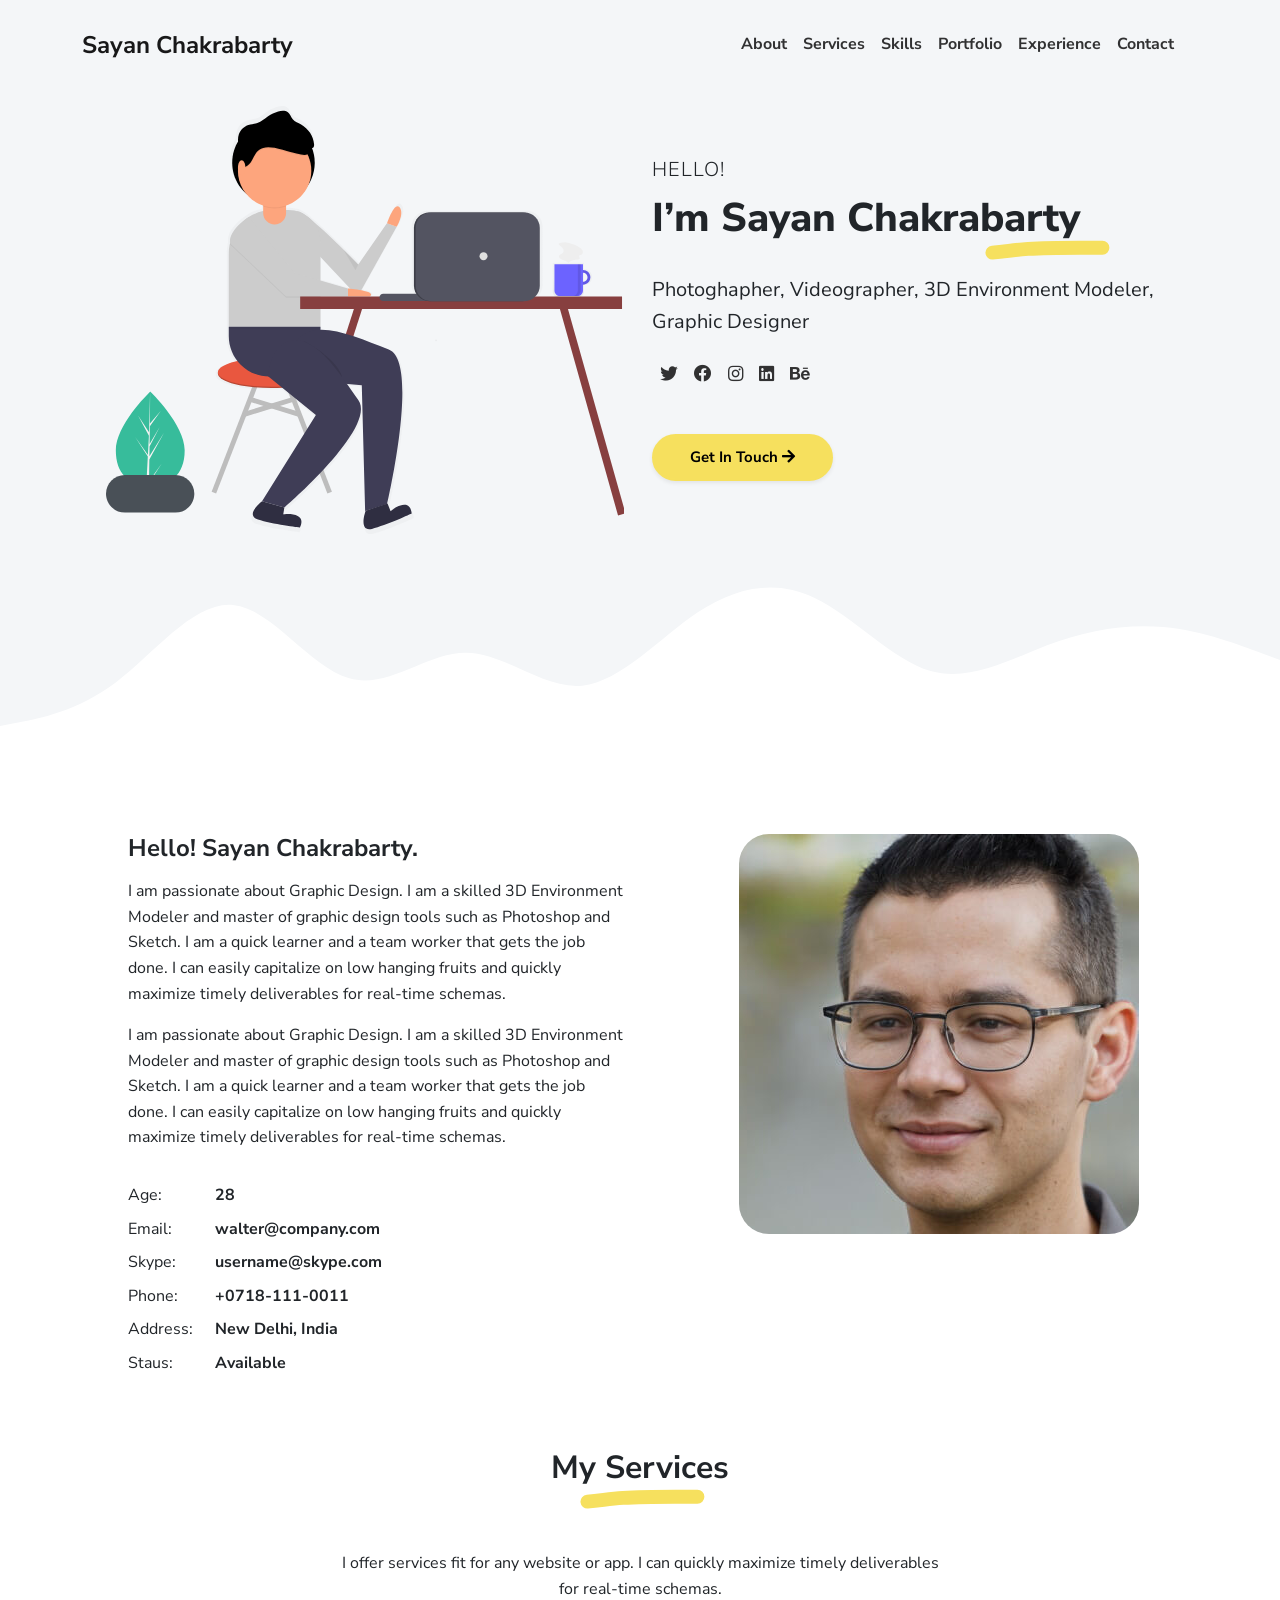
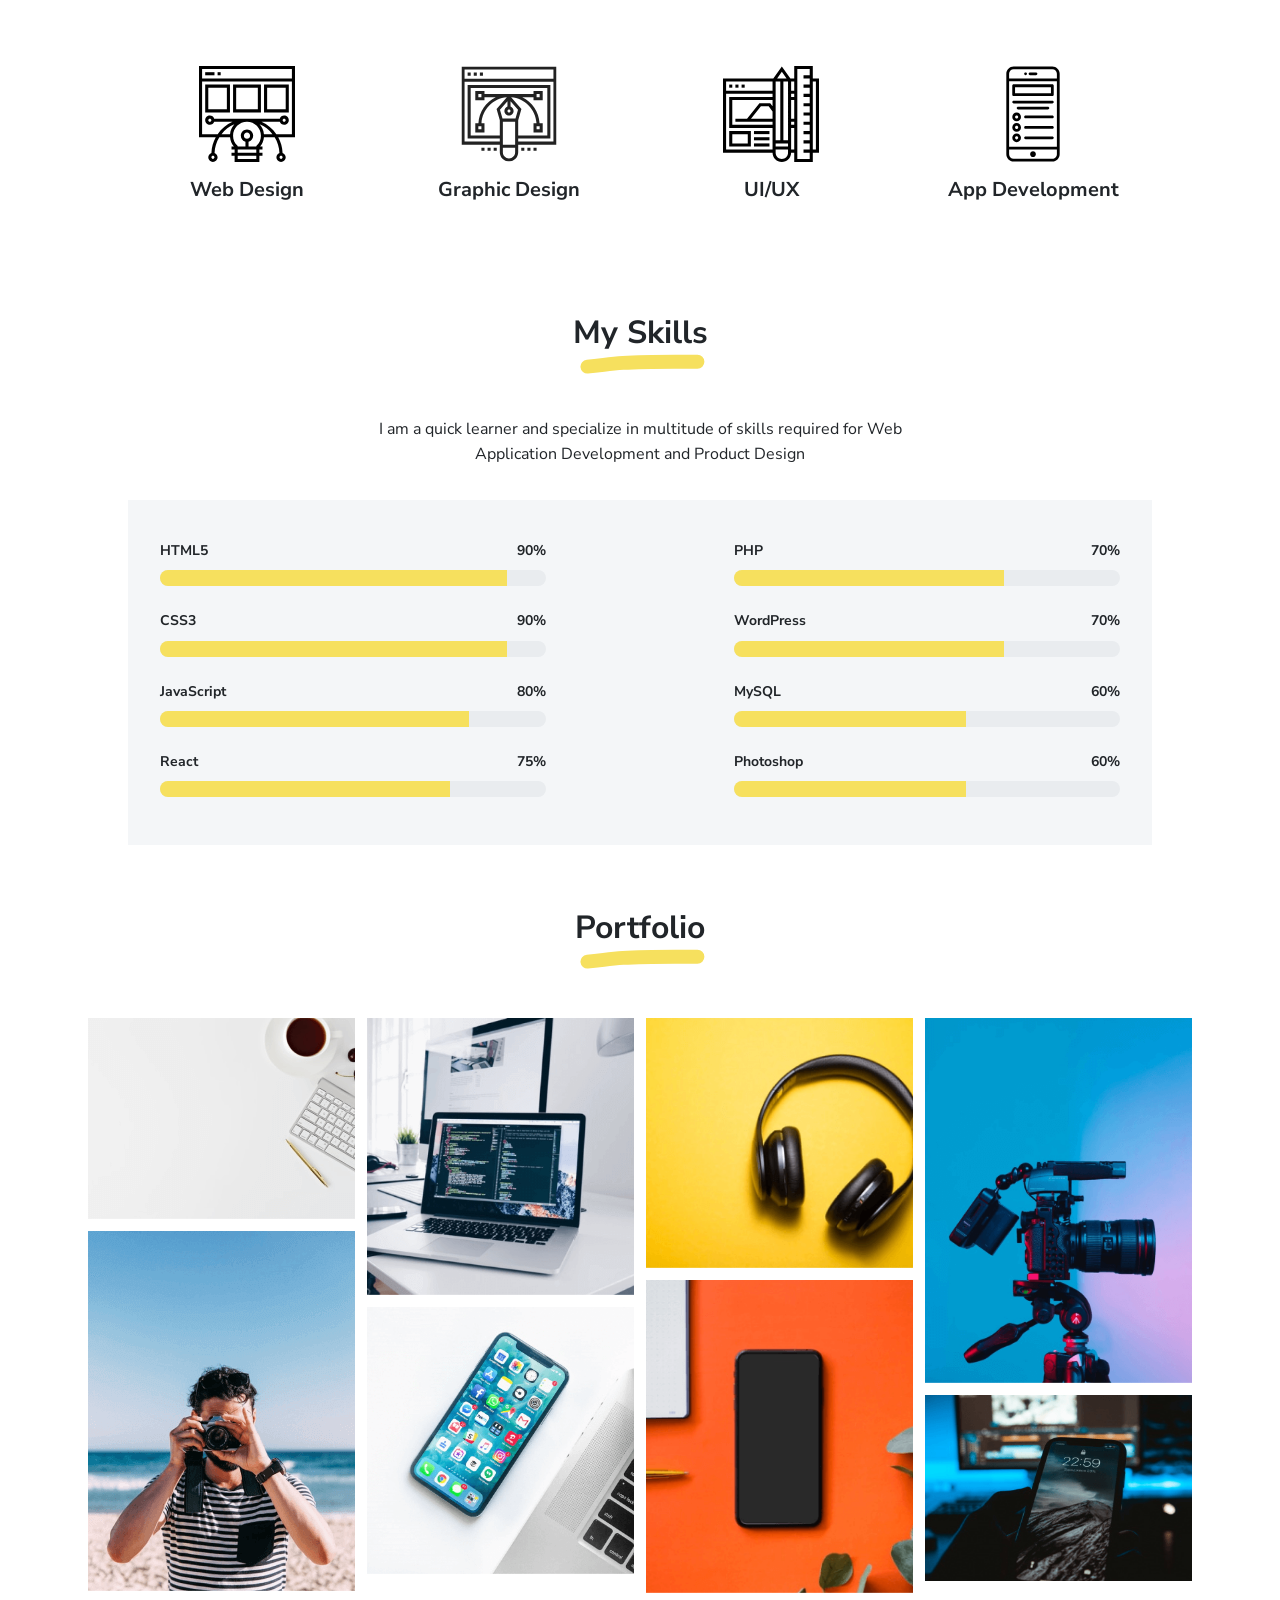
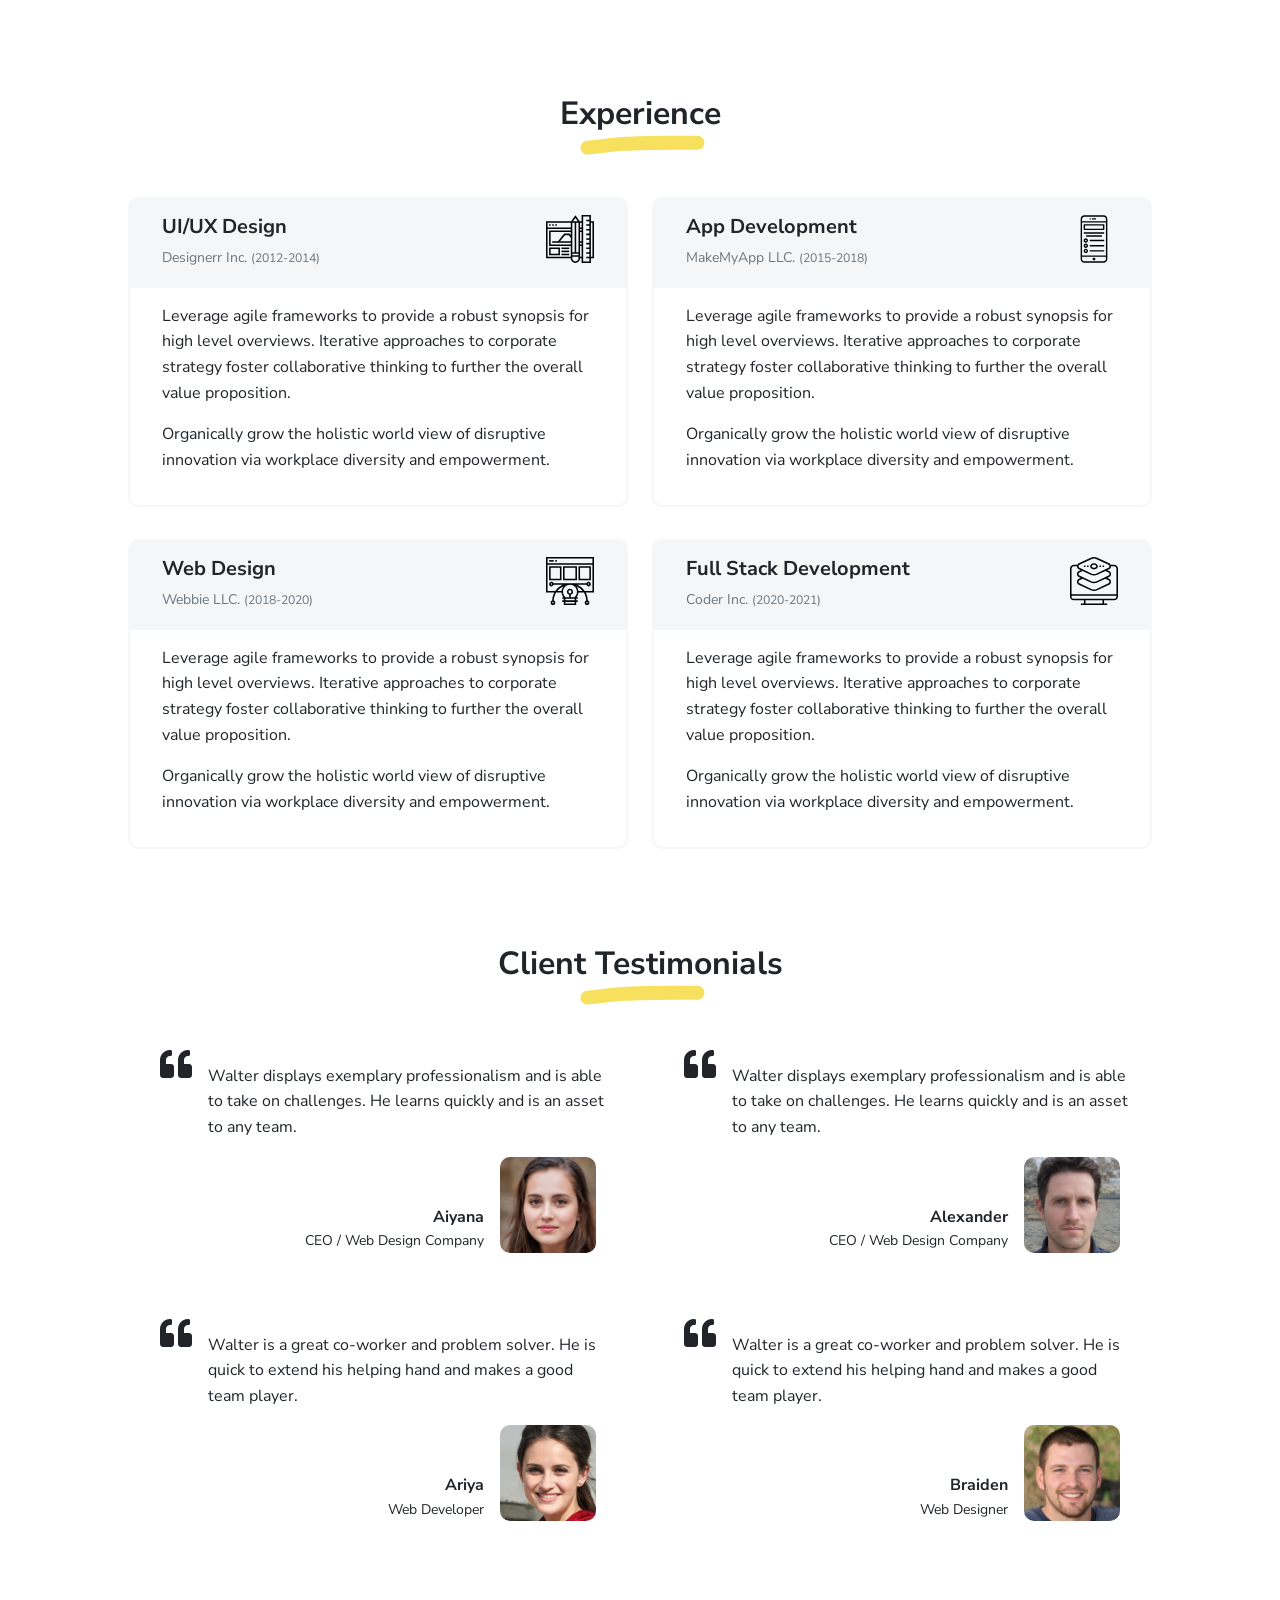
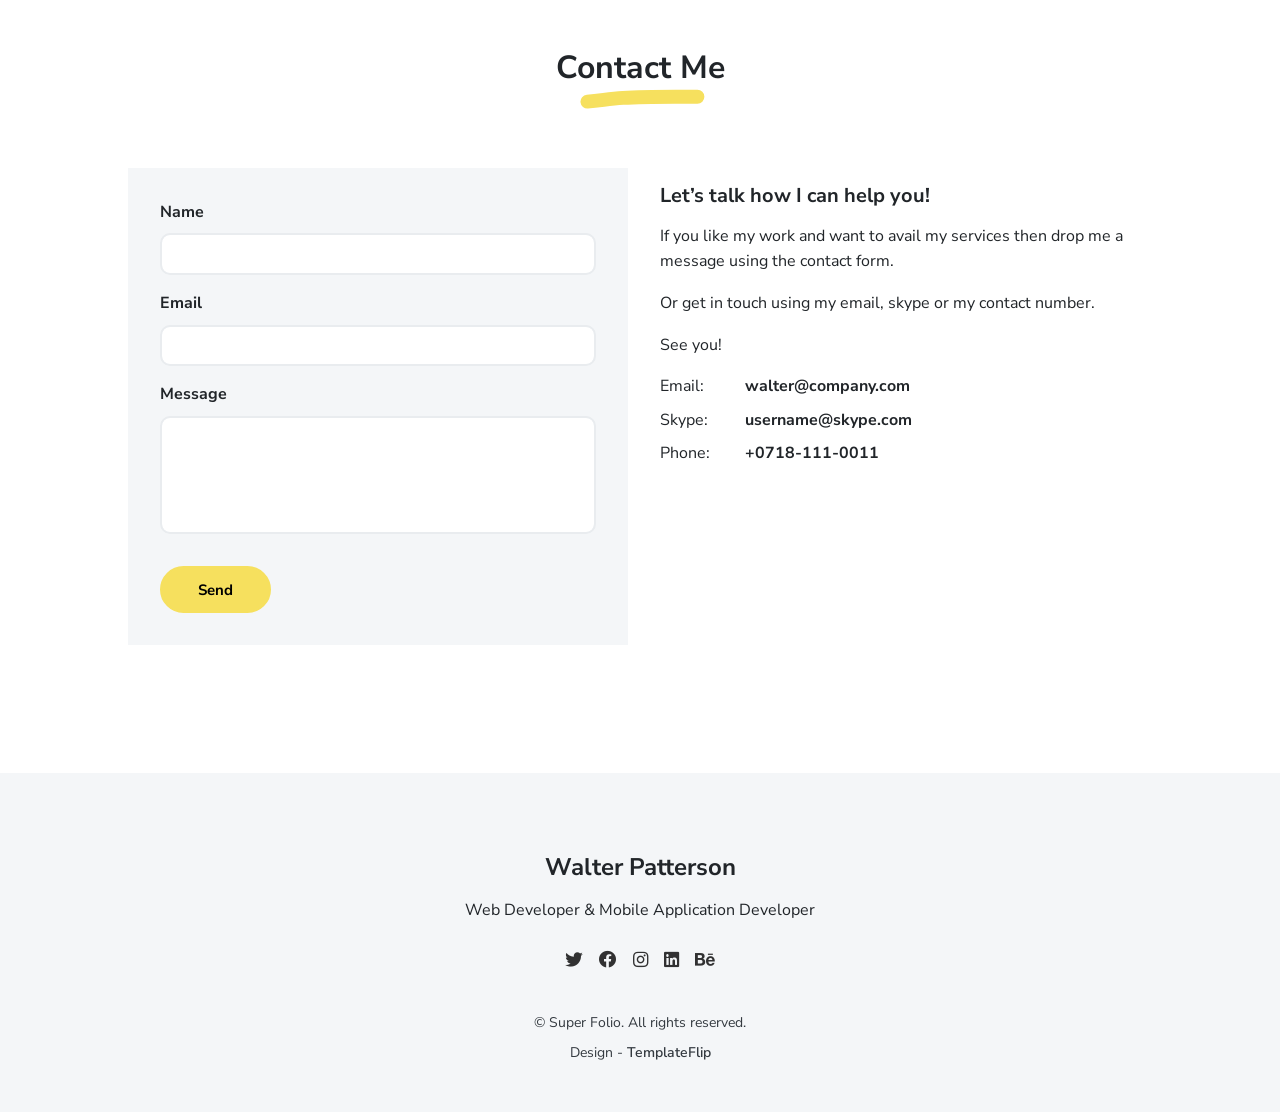
<file: index.html>
<!DOCTYPE html>
<!-- upto 2 directory depth-->
<html lang="en-US">
  <head>
    <meta charset="UTF-8">
    <meta http-equiv="X-UA-Compatible" content="IE=edge">
    <meta name="viewport" content="width=device-width, initial-scale=1">
    <title>Super Folio</title>
    <link rel="preconnect" href="https://fonts.gstatic.com" crossorigin="crossorigin"/>
    <link rel="preload" as="style" href="https://fonts.googleapis.com/css2?family=Nunito+Sans:wght@300;400;700;800&amp;display=swap"/>
    <link rel="stylesheet" href="https://fonts.googleapis.com/css2?family=Nunito+Sans:wght@300;400;700;800&amp;display=swap" media="print" onload="this.media='all'"/>
    <noscript>
      <link rel="stylesheet" href="https://fonts.googleapis.com/css2?family=Nunito+Sans:wght@300;400;700;800&amp;display=swap"/>
    </noscript>
    <link href="./css/font-awesome/css/all.min.css?ver=1.2.0" rel="stylesheet">
    <link href="./css/bootstrap-icons/bootstrap-icons.css?ver=1.2.0" rel="stylesheet">
    <link href="./css/bootstrap.min.css?ver=1.2.0" rel="stylesheet">
    <link href="./css/aos.css?ver=1.2.0" rel="stylesheet">
    <link href="./css/main.css?ver=1.2.0" rel="stylesheet">
    <noscript>
      <style type="text/css">
        [data-aos] {
            opacity: 1 !important;
            transform: translate(0) scale(1) !important;
        }
      </style>
    </noscript>
  </head>
  <body id="top">
    <header class="bg-light">
      <nav class="navbar navbar-expand-lg navbar-light bg-light" id="header-nav" role="navigation">
        <div class="container"><a class="link-dark navbar-brand site-title mb-0" href="#">Sayan Chakrabarty</a>
          <button class="navbar-toggler" type="button" data-bs-toggle="collapse" data-bs-target="#navbarSupportedContent" aria-controls="navbarSupportedContent" aria-expanded="false" aria-label="Toggle navigation"><span class="navbar-toggler-icon"></span></button>
          <div class="collapse navbar-collapse" id="navbarSupportedContent">
            <ul class="navbar-nav ms-auto me-2">
              <li class="nav-item"><a class="nav-link" href="#about">About</a></li>
              <li class="nav-item"><a class="nav-link" href="#services">Services</a></li>
              <li class="nav-item"><a class="nav-link" href="#skills">Skills</a></li>
              <li class="nav-item"><a class="nav-link" href="#portfolio">Portfolio</a></li>
              <li class="nav-item"><a class="nav-link" href="#experience">Experience</a></li>
              <li class="nav-item"><a class="nav-link" href="#contact">Contact</a></li>
            </ul>
          </div>
        </div>
      </nav>
    </header>
    <div class="page-content">
      <div id="content">
<header>
  <div class="cover bg-light">
    <div class="container px-3">
      <div class="row">
        <div class="col-lg-6 p-2"><img class="img-fluid" src="images/illustrations/hello3.svg" alt="hello"/></div>
        <div class="col-lg-6">
          <div class="mt-5">
            <p class="lead text-uppercase mb-1">Hello!</p>
            <h1 class="intro-title marker" data-aos="fade-left" data-aos-delay="50">I’m Sayan Chakrabarty</h1>
            <p class="lead fw-normal mt-3" data-aos="fade-up" data-aos-delay="100">Photoghapher, Videographer, 3D Environment Modeler, Graphic Designer</p>
            <div class="social-nav" data-aos="fade-up" data-aos-delay="200">
              <nav role="navigation">
                <ul class="nav justify-content-left">
                  <li class="nav-item"><a class="nav-link" href="https://twitter.com/templateflip" title="Twitter"><i class="fab fa-twitter"></i><span class="menu-title sr-only">Twitter</span></a></li>
                  <li class="nav-item"><a class="nav-link" href="https://www.facebook.com/templateflip" title="Facebook"><i class="fab fa-facebook"></i><span class="menu-title sr-only">Facebook</span></a></li>
                  <li class="nav-item"><a class="nav-link" href="https://www.instagram.com/templateflip" title="Instagram"><i class="fab fa-instagram"></i><span class="menu-title sr-only">Instagram</span></a></li>
                  <li class="nav-item"><a class="nav-link" href="https://www.linkedin.com/" title="LinkedIn"><i class="fab fa-linkedin"></i><span class="menu-title sr-only">LinkedIn</span></a></li>
                  <li class="nav-item"><a class="nav-link" href="https://www.behance.net/templateflip" title="Behance"><i class="fab fa-behance"></i><span class="menu-title sr-only">Behance</span></a></li>
                </ul>
              </nav>
            </div>
            <div class="mt-3" data-aos="fade-up" data-aos-delay="200"><a class="btn btn-primary shadow-sm mt-1 hover-effect" href="#contact">Get In Touch <i class="fas fa-arrow-right"></i></a></div>
          </div>
        </div>
      </div>
    </div>
  </div>
  <div class="wave-bg"></div>
</header>
<div class="section pt-4 px-3 px-lg-4" id="about">
  <div class="container-narrow">
    <div class="row">
      <div class="col-md-6">
        <h2 class="h4 my-2">Hello! Sayan Chakrabarty.</h2>
        <p>I am passionate about Graphic Design. I am a skilled 3D Environment Modeler and master of graphic design tools such as Photoshop and Sketch. I am a quick learner and a team worker that gets the job done. I can easily capitalize on low hanging fruits and quickly maximize timely deliverables for real-time schemas.</p>
        <p>I am passionate about Graphic Design. I am a skilled 3D Environment Modeler and master of graphic design tools such as Photoshop and Sketch. I am a quick learner and a team worker that gets the job done. I can easily capitalize on low hanging fruits and quickly maximize timely deliverables for real-time schemas.</p>
        <div class="row mt-3">
          <div class="col-sm-2">
            <div class="pb-1">Age:</div>
          </div>
          <div class="col-sm-10">
            <div class="pb-1 fw-bolder">28</div>
          </div>
          <div class="col-sm-2">
            <div class="pb-1">Email:</div>
          </div>
          <div class="col-sm-10">
            <div class="pb-1 fw-bolder">walter@company.com</div>
          </div>
          <div class="col-sm-2">
            <div class="pb-1">Skype:</div>
          </div>
          <div class="col-sm-10">
            <div class="pb-1 fw-bolder">username@skype.com</div>
          </div>
          <div class="col-sm-2">
            <div class="pb-1">Phone:</div>
          </div>
          <div class="col-sm-10">
            <div class="pb-1 fw-bolder">+0718-111-0011</div>
          </div>
          <div class="col-sm-2">
            <div class="pb-1">Address:</div>
          </div>
          <div class="col-sm-10">
            <div class="pb-1 fw-bolder">New Delhi, India</div>
          </div>
          <div class="col-sm-2">
            <div class="pb-1">Staus:</div>
          </div>
          <div class="col-sm-10">
            <div class="pb-1 fw-bolder">Available</div>
          </div>
        </div>
      </div>
      <div class="col-md-5 offset-md-1" data-aos="fade-left" data-aos-delay="100"><img class="avatar img-fluid mt-2" src="images/avatar.jpg" width="400" height="400" alt="Walter Patterson"/></div>
    </div>
  </div>
</div>
<div class="section px-3 px-lg-4 pt-5" id="services">
  <div class="container-narrow">
    <div class="text-center mb-5">
      <h2 class="marker marker-center">My Services</h2>
    </div>
    <div class="text-center">
      <p class="mx-auto mb-3" style="max-width:600px"> I offer services fit for any website or app. I can quickly maximize timely deliverables for real-time schemas.</p>
    </div>
    <div class="row py-3">
      <div class="col-md-3 text-center" data-aos="fade-up" data-aos-delay="100"><img class="mb-2" src="images/services/web-design.svg" width="96" height="96" alt="web design"/>
        <div class="h5">Web Design</div>
      </div>
      <div class="col-md-3 text-center" data-aos="fade-up" data-aos-delay="200"><img class="mb-2" src="images/services/graphic-design.svg" width="96" height="96" alt="graphic design"/>
        <div class="h5">Graphic Design</div>
      </div>
      <div class="col-md-3 text-center" data-aos="fade-up" data-aos-delay="300"><img class="mb-2" src="images/services/ui-ux.svg" width="96" height="96" alt="ui-ux"/>
        <div class="h5">UI/UX</div>
      </div>
      <div class="col-md-3 text-center" data-aos="fade-up" data-aos-delay="400"><img class="mb-2" src="images/services/app-development.svg" width="96" height="96" alt="app development"/>
        <div class="h5">App Development</div>
      </div>
    </div>
  </div>
</div>
<div class="section px-3 px-lg-4 pt-5" id="skills">
  <div class="container-narrow">
    <div class="text-center mb-5">
      <h2 class="marker marker-center">My Skills</h2>
    </div>
    <div class="text-center">
      <p class="mx-auto mb-3" style="max-width:600px">I am a quick learner and specialize in multitude of skills required for Web Application Development and Product Design</p>
    </div>
    <div class="bg-light p-3">
      <div class="row">
        <div class="col-md-5">
          <div class="py-1">
            <div class="d-flex text-small fw-bolder"><span class="me-auto">HTML5</span><span>90%</span></div>
            <div class="progress my-1">
              <div class="progress-bar bg-primary" role="progressbar" data-aos="zoom-in-right" data-aos-delay="100" data-aos-anchor=".skills-section" style="width: 90%" aria-valuenow="90" aria-valuemin="0" aria-valuemax="100"></div>
            </div>
          </div>
          <div class="py-1">
            <div class="d-flex text-small fw-bolder"><span class="me-auto">CSS3</span><span>90%</span></div>
            <div class="progress my-1">
              <div class="progress-bar bg-primary" role="progressbar" data-aos="zoom-in-right" data-aos-delay="200" data-aos-anchor=".skills-section" style="width: 90%" aria-valuenow="90" aria-valuemin="0" aria-valuemax="100"></div>
            </div>
          </div>
          <div class="py-1">
            <div class="d-flex text-small fw-bolder"><span class="me-auto">JavaScript</span><span>80%</span></div>
            <div class="progress my-1">
              <div class="progress-bar bg-primary" role="progressbar" data-aos="zoom-in-right" data-aos-delay="300" data-aos-anchor=".skills-section" style="width: 80%" aria-valuenow="80" aria-valuemin="0" aria-valuemax="100"></div>
            </div>
          </div>
          <div class="py-1">
            <div class="d-flex text-small fw-bolder"><span class="me-auto">React</span><span>75%</span></div>
            <div class="progress my-1">
              <div class="progress-bar bg-primary" role="progressbar" data-aos="zoom-in-right" data-aos-delay="300" data-aos-anchor=".skills-section" style="width: 75%" aria-valuenow="75" aria-valuemin="0" aria-valuemax="100"></div>
            </div>
          </div>
        </div>
        <div class="col-md-5 offset-md-2">
          <div class="py-1">
            <div class="d-flex text-small fw-bolder"><span class="me-auto">PHP</span><span>70%</span></div>
            <div class="progress my-1">
              <div class="progress-bar bg-primary" role="progressbar" data-aos="zoom-in-right" data-aos-delay="400" data-aos-anchor=".skills-section" style="width: 70%" aria-valuenow="70" aria-valuemin="0" aria-valuemax="100"></div>
            </div>
          </div>
          <div class="py-1">
            <div class="d-flex text-small fw-bolder"><span class="me-auto">WordPress</span><span>70%</span></div>
            <div class="progress my-1">
              <div class="progress-bar bg-primary" role="progressbar" data-aos="zoom-in-right" data-aos-delay="500" data-aos-anchor=".skills-section" style="width: 70%" aria-valuenow="70" aria-valuemin="0" aria-valuemax="100"></div>
            </div>
          </div>
          <div class="py-1">
            <div class="d-flex text-small fw-bolder"><span class="me-auto">MySQL</span><span>60%</span></div>
            <div class="progress my-1">
              <div class="progress-bar bg-primary" role="progressbar" data-aos="zoom-in-right" data-aos-delay="600" data-aos-anchor=".skills-section" style="width: 60%" aria-valuenow="60" aria-valuemin="0" aria-valuemax="100"></div>
            </div>
          </div>
          <div class="py-1">
            <div class="d-flex text-small fw-bolder"><span class="me-auto">Photoshop</span><span>60%</span></div>
            <div class="progress my-1">
              <div class="progress-bar bg-primary" role="progressbar" data-aos="zoom-in-right" data-aos-delay="600" data-aos-anchor=".skills-section" style="width: 60%" aria-valuenow="60" aria-valuemin="0" aria-valuemax="100"></div>
            </div>
          </div>
        </div>
      </div>
    </div>
  </div>
</div>
<div class="section px-2 px-lg-4 pt-5" id="portfolio">
  <div class="container">
    <div class="text-center mb-5">
      <h2 class="marker marker-center">Portfolio </h2>
    </div>
    <div class="grid bp-gallery pb-3" data-aos="zoom-in-up" data-aos-delay="100">
      <div class="grid-sizer"></div>
      <div class="grid-item"><a href="https://dribbble.com">
          <figure class="portfolio-item"><img src="images/portfolio/1-small.png" data-bp="images/portfolio/1.jpg"/>
            <figcaption>
              <h4 class="h5 mb-0">Web Design</h4>
              <div>Dribbble.com</div>
            </figcaption>
          </figure></a></div>
      <div class="grid-item"><a href="https://github.com">
          <figure class="portfolio-item"><img src="images/portfolio/2-small.png" data-bp="images/portfolio/2.jpg" data-caption="Example of an optional caption."/>
            <figcaption> 
              <h4 class="h5 mb-0">Web Development</h4>
              <div>GitHub.com</div>
            </figcaption>
          </figure></a></div>
      <div class="grid-item"><a href="https://soundcloud.com/">
          <figure class="portfolio-item"><img src="images/portfolio/3-small.png" data-bp="images/portfolio/3.jpg" data-caption="Example of an optional caption."/>
            <figcaption> 
              <h4 class="h5 mb-0">Audio Mixing</h4>
              <div>Soundcloud.com</div>
            </figcaption>
          </figure></a></div>
      <div class="grid-item"><a href="https://www.adobe.com/">
          <figure class="portfolio-item"><img src="images/portfolio/4-small.png" data-bp="images/portfolio/4.jpg"/>
            <figcaption>
              <h4 class="h5 mb-0">Video Editing</h4>
              <div>Adobe After Effects</div>
            </figcaption>
          </figure></a></div>
      <div class="grid-item"><a href="https://www.adobe.com/">
          <figure class="portfolio-item"><img src="images/portfolio/5-small.png" data-bp="images/portfolio/5.jpg"/>
            <figcaption>
              <h4 class="h5 mb-0">Photography</h4>
              <div>Adobe Photoshop</div>
            </figcaption>
          </figure></a></div>
      <div class="grid-item"><a href="https://www.android.com/">
          <figure class="portfolio-item"><img src="images/portfolio/6-small.png" data-bp="images/portfolio/6.jpg"/>
            <figcaption>
              <h4 class="h5 mb-0">App Development</h4>
              <div>Android</div>
            </figcaption>
          </figure></a></div>
      <div class="grid-item"><a href="https://flutter.dev/">
          <figure class="portfolio-item"><img src="images/portfolio/7-small.png" data-bp="images/portfolio/7.jpg"/>
            <figcaption>
              <h4 class="h5 mb-0">App Design</h4>
              <div>Flutter</div>
            </figcaption>
          </figure></a></div>
      <div class="grid-item"><a href="https://flutter.dev/">
          <figure class="portfolio-item"><img src="images/portfolio/8-small.png" data-bp="images/portfolio/8.jpg"/>
            <figcaption>
              <h4 class="h5 mb-0">App Development</h4>
              <div>Flutter</div>
            </figcaption>
          </figure></a></div>
    </div>
  </div>
</div>
<div class="section px-3 px-lg-4 pt-5" id="experience">
  <div class="container-narrow">
    <div class="text-center mb-5">
      <h2 class="marker marker-center">Experience</h2>
    </div>
    <div class="row">
      <div class="col-md-6">
        <div class="card mb-3" data-aos="fade-right" data-aos-delay="100">
          <div class="card-header px-3 py-2">
            <div class="d-flex justify-content-between">
              <div>
                <h3 class="h5 mb-1">UI/UX Design</h3>
                <div class="text-muted text-small">Designerr Inc. <small>(2012-2014)</small></div>
              </div><img src="images/services/ui-ux.svg" width="48" height="48" alt="ui-ux"/>
            </div>
          </div>
          <div class="card-body px-3 py-2">
            <p>Leverage agile frameworks to provide a robust synopsis for high level overviews. Iterative approaches to corporate strategy foster collaborative thinking to further the overall value proposition.</p>
            <p>Organically grow the holistic world view of disruptive innovation via workplace diversity and empowerment.</p>
          </div>
        </div>
      </div>
      <div class="col-md-6">
        <div class="card mb-3" data-aos="fade-left" data-aos-delay="300">
          <div class="card-header px-3 py-2">
            <div class="d-flex justify-content-between">
              <div>
                <h3 class="h5 mb-1">App Development</h3>
                <div class="text-muted text-small">MakeMyApp LLC. <small>(2015-2018)</small></div>
              </div><img src="images/services/app-development.svg" width="48" height="48" alt="app development"/>
            </div>
          </div>
          <div class="card-body px-3 py-2">
            <p>Leverage agile frameworks to provide a robust synopsis for high level overviews. Iterative approaches to corporate strategy foster collaborative thinking to further the overall value proposition.</p>
            <p>Organically grow the holistic world view of disruptive innovation via workplace diversity and empowerment.</p>
          </div>
        </div>
      </div>
      <div class="col-md-6">
        <div class="card mb-3" data-aos="fade-right" data-aos-delay="200">
          <div class="card-header px-3 py-2">
            <div class="d-flex justify-content-between">
              <div>
                <h3 class="h5 mb-1">Web Design</h3>
                <div class="text-muted text-small">Webbie LLC. <small>(2018-2020)</small></div>
              </div><img src="images/services/web-design.svg" width="48" height="48" alt="web design"/>
            </div>
          </div>
          <div class="card-body px-3 py-2">
            <p>Leverage agile frameworks to provide a robust synopsis for high level overviews. Iterative approaches to corporate strategy foster collaborative thinking to further the overall value proposition.</p>
            <p>Organically grow the holistic world view of disruptive innovation via workplace diversity and empowerment.</p>
          </div>
        </div>
      </div>
      <div class="col-md-6">
        <div class="card mb-3" data-aos="fade-left" data-aos-delay="400">
          <div class="card-header px-3 py-2">
            <div class="d-flex justify-content-between">
              <div>
                <h3 class="h5 mb-1">Full Stack Development</h3>
                <div class="text-muted text-small">Coder Inc. <small>(2020-2021)</small></div>
              </div><img src="images/services/full-stack.svg" width="48" height="48" alt="full stack"/>
            </div>
          </div>
          <div class="card-body px-3 py-2">
            <p>Leverage agile frameworks to provide a robust synopsis for high level overviews. Iterative approaches to corporate strategy foster collaborative thinking to further the overall value proposition.</p>
            <p>Organically grow the holistic world view of disruptive innovation via workplace diversity and empowerment.</p>
          </div>
        </div>
      </div>
    </div>
  </div>
</div>
<div class="section px-3 px-lg-4 pt-5" id="testimonials">
  <div class="container-narrow">
    <div class="text-center mb-5">
      <h2 class="marker marker-center">Client Testimonials</h2>
    </div>
    <div class="row"> 
      <div class="col-md-6 mb-5" data-aos="fade-right" data-aos-delay="100">
        <div class="d-flex ms-md-3"><span><i class="fas fa-2x fa-quote-left"></i></span><span class="m-2">Walter displays exemplary professionalism and is able to take on challenges. He learns quickly and is an asset to any team.</span></div>
        <div class="d-flex justify-content-end align-items-end">
          <div class="text-end me-2">
            <div class="fw-bolder">Aiyana</div>
            <div class="text-small">CEO / Web Design Company</div>
          </div><img class="me-md-3 rounded" src="images/testimonials/client1.jpg" width="96" height="96" alt="client 1"/>
        </div>
      </div>
      <div class="col-md-6 mb-5" data-aos="fade-left" data-aos-delay="300">
        <div class="d-flex ms-md-3"><span><i class="fas fa-2x fa-quote-left"></i></span><span class="m-2">Walter displays exemplary professionalism and is able to take on challenges. He learns quickly and is an asset to any team.</span></div>
        <div class="d-flex justify-content-end align-items-end">
          <div class="text-end me-2">
            <div class="fw-bolder">Alexander</div>
            <div class="text-small">CEO / Web Design Company</div>
          </div><img class="me-md-3 rounded" src="images/testimonials/client2.jpg" width="96" height="96" alt="client 1"/>
        </div>
      </div>
      <div class="col-md-6 mb-5" data-aos="fade-right" data-aos-delay="200">
        <div class="d-flex ms-md-3"><span><i class="fas fa-2x fa-quote-left"></i></span><span class="m-2">Walter is a great co-worker and problem solver. He is quick to extend his helping hand and makes a good team player.</span></div>
        <div class="d-flex justify-content-end align-items-end">
          <div class="text-end me-2">
            <div class="fw-bolder">Ariya</div>
            <div class="text-small">Web Developer</div>
          </div><img class="me-md-3 rounded" src="images/testimonials/client3.jpg" width="96" height="96" alt="client 1"/>
        </div>
      </div>
      <div class="col-md-6 mb-5" data-aos="fade-left" data-aos-delay="400">
        <div class="d-flex ms-md-3"><span><i class="fas fa-2x fa-quote-left"></i></span><span class="m-2">Walter is a great co-worker and problem solver. He is quick to extend his helping hand and makes a good team player.</span></div>
        <div class="d-flex justify-content-end align-items-end">
          <div class="text-end me-2">
            <div class="fw-bolder">Braiden</div>
            <div class="text-small">Web Designer</div>
          </div><img class="me-md-3 rounded" src="images/testimonials/client4.jpg" width="96" height="96" alt="client 1"/>
        </div>
      </div>
    </div>
  </div>
</div>
<div class="section px-2 px-lg-4 pb-4 pt-5 mb-5" id="contact">
  <div class="container-narrow">
    <div class="text-center mb-5">
      <h2 class="marker marker-center">Contact Me</h2>
    </div>
    <div class="row">
      <div class="col-md-6" data-aos="zoom-in" data-aos-delay="100">
        <div class="bg-light my-2 p-3 pt-2"><form action="https://formspree.io/your@email.com"
    method="POST">
    <div class="form-group my-2">
      <label for="name" class="form-label fw-bolder">Name</label>
      <input class="form-control" type="text" id="name" name="name" required>
    </div>
    <div class="form-group my-2">
      <label for="email" class="form-label fw-bolder">Email</label>
      <input class="form-control" type="email" id="email" name="_replyto" required>
    </div>
  <div class="form-group my-2">
    <label for="message" class="form-label fw-bolder">Message</label>
    <textarea class="form-control" style="resize: none;" id="message" name="message" rows="4" required></textarea>
  </div>
  <button class="btn btn-primary mt-2" type="submit">Send</button>
</form>
        </div>
      </div>
      <div class="col-md-6" data-aos="fade-left" data-aos-delay="300">
        <div class="mt-3 px-1">
          <div class="h5">Let’s talk how I can help you!</div>
          <p>If you like my work and want to avail my services then drop me a message using the contact form. </p>
          <p>Or get in touch using my email, skype or my contact number.</p>
          <p>See you!</p>
        </div>
        <div class="mt-53 px-1">
          <div class="row"> 
            <div class="col-sm-2">
              <div class="pb-1">Email:</div>
            </div>
            <div class="col-sm-10">
              <div class="pb-1 fw-bolder">walter@company.com</div>
            </div>
            <div class="col-sm-2">
              <div class="pb-1">Skype:</div>
            </div>
            <div class="col-sm-10">
              <div class="pb-1 fw-bolder">username@skype.com</div>
            </div>
            <div class="col-sm-2">
              <div class="pb-1">Phone:</div>
            </div>
            <div class="col-sm-10">
              <div class="pb-1 fw-bolder">+0718-111-0011</div>
            </div>
          </div>
        </div>
      </div>
    </div>
  </div>
</div>
<footer class="pt-4 pb-4 text-center bg-light">
  <div class="container">
    <div class="my-3">
      <div class="h4">Walter Patterson</div>
      <p>Web Developer & Mobile Application Developer</p>
      <div class="social-nav">
        <nav role="navigation">
          <ul class="nav justify-content-center">
            <li class="nav-item"><a class="nav-link" href="https://twitter.com/templateflip" title="Twitter"><i class="fab fa-twitter"></i><span class="menu-title sr-only">Twitter</span></a></li>
            <li class="nav-item"><a class="nav-link" href="https://www.facebook.com/templateflip" title="Facebook"><i class="fab fa-facebook"></i><span class="menu-title sr-only">Facebook</span></a></li>
            <li class="nav-item"><a class="nav-link" href="https://www.instagram.com/templateflip" title="Instagram"><i class="fab fa-instagram"></i><span class="menu-title sr-only">Instagram</span></a></li>
            <li class="nav-item"><a class="nav-link" href="https://www.linkedin.com/" title="LinkedIn"><i class="fab fa-linkedin"></i><span class="menu-title sr-only">LinkedIn</span></a></li>
            <li class="nav-item"><a class="nav-link" href="https://www.behance.net/templateflip" title="Behance"><i class="fab fa-behance"></i><span class="menu-title sr-only">Behance</span></a></li>
          </ul>
        </nav>
      </div>
    </div>
    <div class="text-small text-secondary">
      <div class="mb-1">&copy; Super Folio. All rights reserved.</div>
      <div>
        <!-- Make sure to buy a license for the template before removing the line below. Buy license on https://templateflip.com/ -->Design - <a href="https://templateflip.com/" target="_blank">TemplateFlip</a></div>
    </div>
  </div>
</footer></div>
    </div>
    <div id="scrolltop"><a class="btn btn-secondary" href="#top"><span class="icon"><i class="fas fa-angle-up fa-x"></i></span></a></div>
    <script src="./scripts/imagesloaded.pkgd.min.js?ver=1.2.0"></script>
    <script src="./scripts/masonry.pkgd.min.js?ver=1.2.0"></script>
    <script src="./scripts/BigPicture.min.js?ver=1.2.0"></script>
    <script src="./scripts/purecounter.min.js?ver=1.2.0"></script>
    <script src="./scripts/bootstrap.bundle.min.js?ver=1.2.0"></script>
    <script src="./scripts/aos.min.js?ver=1.2.0"></script>
    <script src="./scripts/main.js?ver=1.2.0"></script>
  </body>
</html>
</file>
<file: css/main.css>
html, body {
  overflow-x: hidden;
}

/**
 * Enable smooth scrolling on the whole document
 */
html {
  scroll-behavior: smooth;
}

/**
 * Disable smooth scrolling when users have prefers-reduced-motion enabled
 */
@media screen and (prefers-reduced-motion: reduce) {
  html {
    scroll-behavior: auto;
  }
}

/**
 * Add .section to every anchored element for scroll margin
 */
.section {
  scroll-margin-top: 2rem;
}

/* Header */
.site-title {
  font-size: 1.5rem;
  font-weight: 700;
  line-height: 3rem;
  text-decoration: none;
}

@media (min-width: 48em) {
  .site-title {
    float: left;
  }
}

.nav-link {
  font-weight: 700;
  color: rgba(0, 0, 0, 0.8) !important;
}

.social-nav .nav-link {
  padding: 0 0.5rem;
  font-size: 1.1rem;
  line-height: 2.5rem;
}

.nav-link:hover,
.nav-link:focus,
.active .nav-link {
  color: rgba(0, 0, 0, 0.6) !important;
}

/* Hero (intro) section */
.intro-title {
  font-weight: 800;
}

@-webkit-keyframes animateWave {
  0% {
    transform: scale(1, 0);
  }
  100% {
    transform: scale(1, 1);
  }
}

@keyframes animateWave {
  0% {
    transform: scale(1, 0);
  }
  100% {
    transform: scale(1, 1);
  }
}

.wave-bg {
  display: block;
  height: 220px;
  width: 100%;
  min-width: 600px;
  transform-origin: top;
  -webkit-animation: animateWave 2000ms cubic-bezier(0.23, 1, 0.32, 1) forwards;
          animation: animateWave 2000ms cubic-bezier(0.23, 1, 0.32, 1) forwards;
  background-image: url("../images/wave-bg.svg");
  background-position: center;
  background-repeat: no-repeat;
}

img.avatar {
  border-radius: 30px;
}

/* Masonary grid for portfolio */
.grid:after {
  content: '';
  display: block;
  clear: both;
}

/* Grid Item */
.grid-sizer,
.grid-item {
  width: 100%;
}

.grid-item {
  padding-bottom: 12px;
}

@media (min-width: 48em) {
  .grid-sizer,
  .grid-item {
    width: 25%;
  }
  .grid-item {
    float: left;
    padding: 6px;
  }
}

.grid-item img {
  display: block;
  width: 100%;
  max-width: 100%;
}

/* Portfolio */
.portolio-section .container {
  padding: 0;
}

.portfolio-item {
  position: relative;
  overflow: hidden;
  text-align: center;
  margin: 0;
}

.portfolio-item figcaption {
  position: absolute;
  top: auto;
  bottom: 0;
  left: 0;
  width: 100%;
  padding: 12px;
  background: rgba(255, 255, 255, 0.75);
  transition: transform 0.35s;
  transform: translate3d(0, 100%, 0);
}

.portfolio-item figcaption h4 {
  color: #222;
  font-size: 16px;
  text-transform: uppercase;
  font-weight: 700;
  margin-bottom: 3px;
}

.portfolio-item figcaption p {
  color: #444;
  font-size: 14px;
  font-weight: 600;
  margin-bottom: 0;
}

.portfolio-item:hover figcaption {
  transform: translate3d(0, 0, 0);
}

/* Portolio Caption */
#bp_container .bp-xc {
  background: #F6E05E !important;
}

#bp_caption a {
  text-decoration: none;
}

/* Footer section */
footer a:not(.nav-link) {
  color: inherit;
  font-weight: 600;
  text-decoration: none;
  cursor: pointer;
}

/* Scroll Top */
#scrolltop {
  display: block;
  visibility: hidden;
  opacity: 0;
  transition: visibility 0s, opacity 0.5s ease-in;
  position: fixed;
  bottom: 20px;
  right: 20px;
}

#scrolltop .btn {
  padding: 3px 11px;
  border-radius: 50%;
}

/* Additional utility styles */
.container-narrow {
  max-width: 1024px;
  margin: 0 auto;
}

.text-small {
  font-size: 0.875rem;
}

.text-uppercase {
  letter-spacing: 0.05em;
}

.hover-effect {
  transition: transform .18s ease-in-out;
}

.hover-effect:hover {
  transform: translateY(-2px);
}

.marker {
  position: relative;
  display: inline;
  width: auto;
}

.marker-center {
  padding-right: 0;
}

.marker:after {
  content: "";
  width: 125px;
  height: 30px;
  position: absolute;
  bottom: -25px;
  right: -30px;
  background-image: url("../images/marker.svg");
  background-repeat: no-repeat;
}

.marker-center:after {
  bottom: -30px;
  left: 50%;
  margin-left: -60px;
}

@media (max-width: 575.98px) {
  .marker {
    padding-right: 0;
  }
  .marker:after {
    bottom: -30px;
    left: 50%;
    margin-left: -60px;
  }
}

.entry-title a {
  text-decoration: none;
}
</file>
